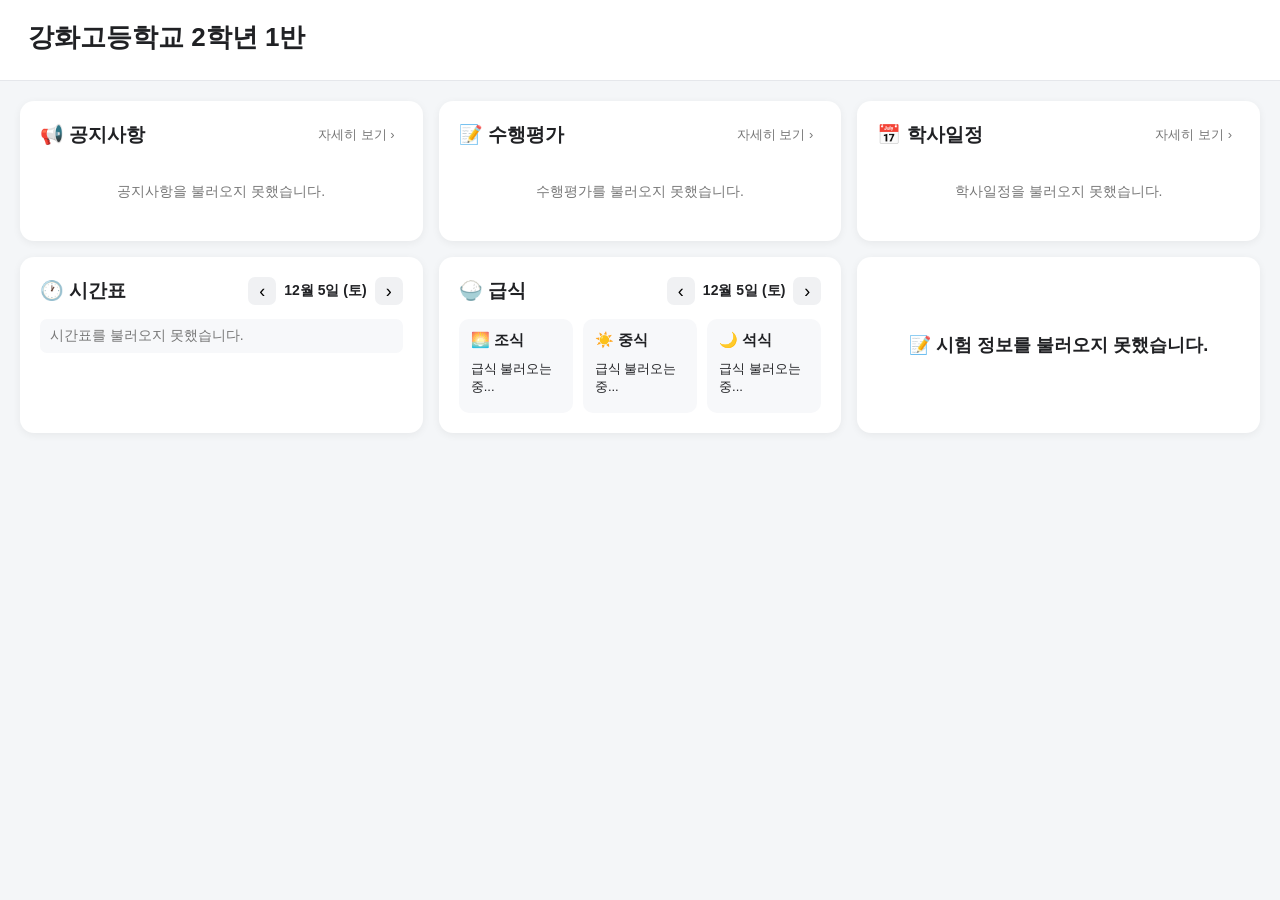
<file: index.html>
<!DOCTYPE html>
<html lang="ko">
<head>
    <meta charset="UTF-8">
    <meta name="viewport" content="width=device-width, initial-scale=1.0">
    <title>강화고등학교 · 2학년 1반</title>
    <link rel="stylesheet" href="style.css">
</head>

<body>

    <header class="header">
        <h1>강화고등학교 2학년 1반</h1>
    </header>


    <main class="dashboard">

        <!-- 공지사항 -->
        <section class="card announcements">

            <div class="card-title">
                <h2>📢 공지사항</h2>
                <button class="more-button">자세히 보기 ›</button>
            </div>

            <div class="list">
            </div>
        </section>


        <!-- 수행평가 -->
        <section class="card assessments">

            <div class="card-title">
                <h2>📝 수행평가</h2>
                <button class="more-button">자세히 보기 ›</button>
            </div>
            <div class="list">
                
            </div>
        </section>


        <!-- 학사일정 -->
        <section class="card calendar">

            <div class="card-title">
                <h2>📅 학사일정</h2>
                <button class="more-button">자세히 보기 ›</button>
            </div>

            <div class="calendar-list">
            </div>
        </section>


        <!-- 시간표 -->
        <section class="card timetable">

            <div class="card-title date-title">

                <h2>🕐 시간표</h2>

                <div class="date-selector">
                    <button>‹</button>
                    <span>9월 4일 (금)</span>
                    <button>›</button>
                </div>

            </div>

            <div class="timetable-list">

                <div>
                    <span>1교시</span>
                    <b>국어</b>
                </div>

                <div>
                    <span>2교시</span>
                    <b>수학</b>
                </div>

                <div>
                    <span>3교시</span>
                    <b>영어</b>
                </div>

                <div>
                    <span>4교시</span>
                    <b>경제</b>
                </div>

                <div>
                    <span>5교시</span>
                    <b>한국사</b>
                </div>

                <div>
                    <span>6교시</span>
                    <b>도시의 미래 탐구</b>
                </div>

                <div>
                    <span>7교시</span>
                    <b>체육</b>
                </div>

            </div>
        </section>


        <!-- 급식 -->
        <section class="card meals">

            <div class="card-title date-title">

                <h2>🍚 급식</h2>

                <div class="date-selector">
                    <button>‹</button>
                    <span>9월 4일 (금)</span>
                    <button>›</button>
                </div>

            </div>

            <div class="meal-grid">

                <div class="meal">
                    <h3>🌅 조식</h3>
                    <p>급식 불러오는 중...</p>
                </div>

                <div class="meal">
                    <h3>☀️ 중식</h3>
                    <p>급식 불러오는 중...</p>
                </div>

                <div class="meal">
                    <h3>🌙 석식</h3>
                    <p>급식 불러오는 중...</p>
                </div>

            </div>
        </section>


        <!-- 시험 D-Day -->
        <section class="card exam">
            <div class="dday">
                불러오는 중...
            </div>
        </section>

    </main>


    <!-- 상세정보 팝업 -->
    <div id="modal" class="modal hidden">

        <div class="modal-box">

            <button class="modal-close">×</button>

            <h2 id="modal-title"></h2>

            <div id="modal-content"></div>

        </div>

    </div>


    <script src="app.js"></script>

</body>
</html>
</file>
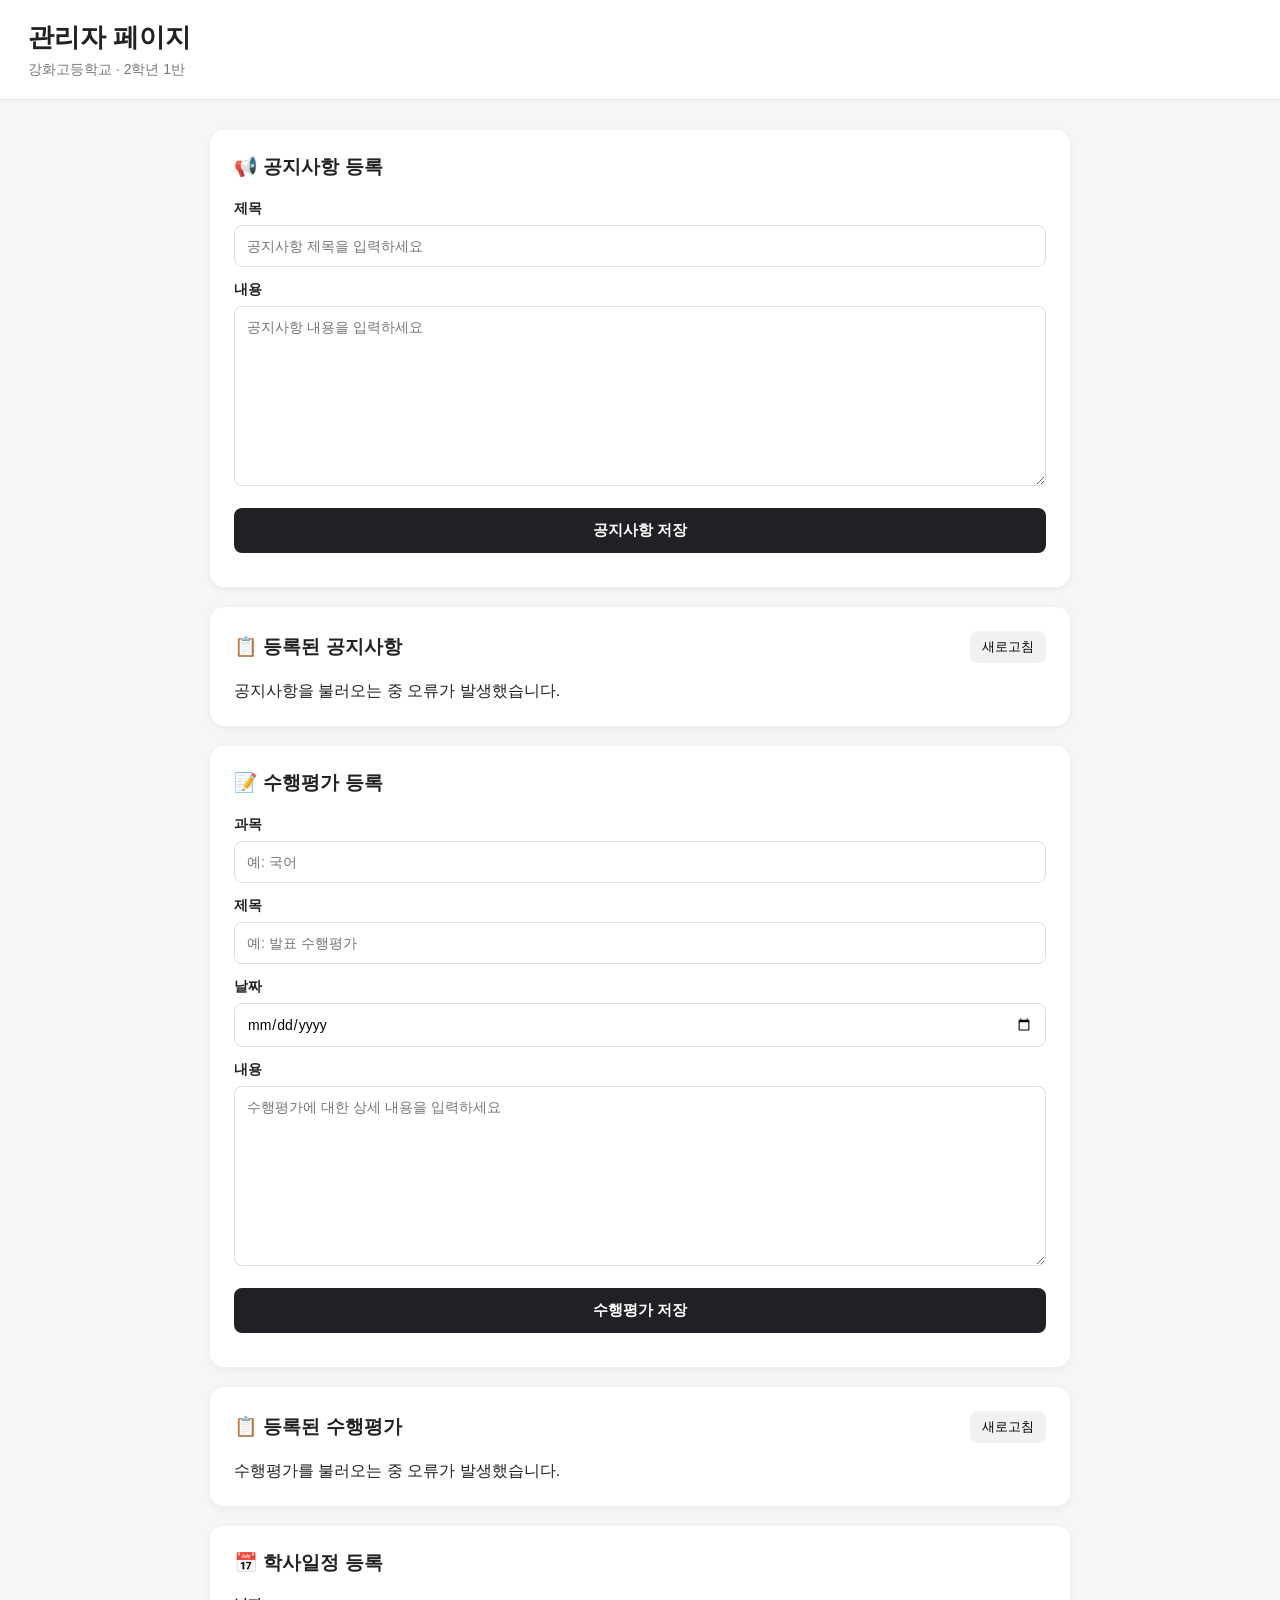
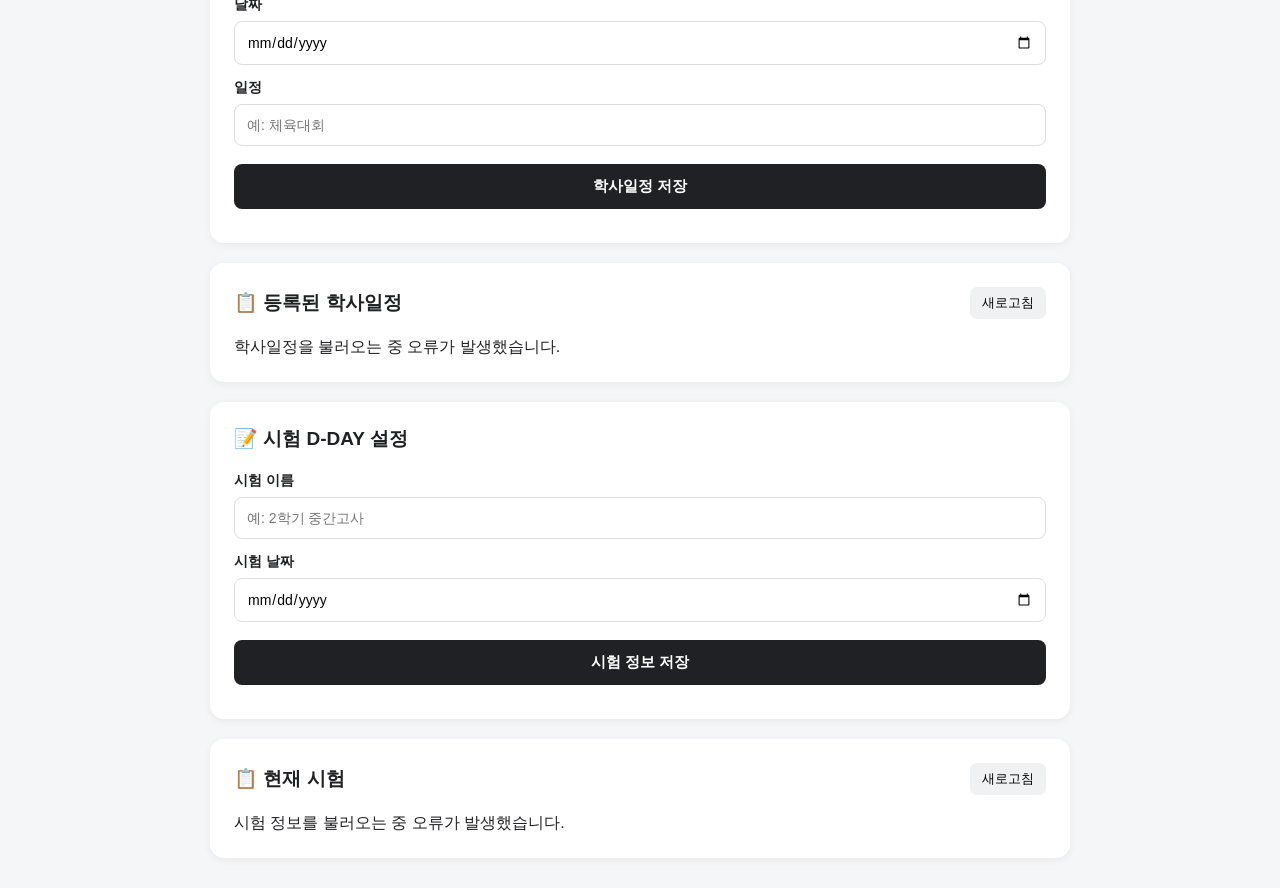
<file: admin.html>
<!DOCTYPE html>
<html lang="ko">
<head>
    <meta charset="UTF-8">
    <meta name="viewport" content="width=device-width, initial-scale=1.0">
    <title>관리자 페이지 · 강화고등학교 2학년 1반</title>
    <link rel="stylesheet" href="style.css">
</head>

<body>

    <header class="header">
        <h1>관리자 페이지</h1>
        <p>강화고등학교 · 2학년 1반</p>
    </header>


    <main class="admin-container">

        <!-- ==============================
             공지사항 등록
             ============================== -->

        <section class="admin-card">
            <h2>📢 공지사항 등록</h2>

            <label for="notice-title">제목</label>
            <input
                type="text"
                id="notice-title"
                placeholder="공지사항 제목을 입력하세요"
            >

            <label for="notice-content">내용</label>
            <textarea
                id="notice-content"
                placeholder="공지사항 내용을 입력하세요"
            ></textarea>

            <button id="notice-save-button" class="save-button">
                공지사항 저장
            </button>

            <p id="notice-message" class="admin-message"></p>
        </section>


        <!-- ==============================
             등록된 공지사항
             ============================== -->

        <section class="admin-card">

            <div class="admin-card-title">
                <h2>📋 등록된 공지사항</h2>

                <button
                    id="refresh-notices"
                    class="refresh-button"
                >
                    새로고침
                </button>
            </div>

            <div id="notice-list" class="admin-list">
                불러오는 중...
            </div>

        </section>


        <!-- ==============================
             수행평가 등록
             ============================== -->

        <section class="admin-card">

            <h2>📝 수행평가 등록</h2>

            <label for="assessment-subject">과목</label>
            <input
                type="text"
                id="assessment-subject"
                placeholder="예: 국어"
            >

            <label for="assessment-title">제목</label>
            <input
                type="text"
                id="assessment-title"
                placeholder="예: 발표 수행평가"
            >

            <label for="assessment-date">날짜</label>
            <input
                type="date"
                id="assessment-date"
            >

            <label for="assessment-content">내용</label>
            <textarea
                id="assessment-content"
                placeholder="수행평가에 대한 상세 내용을 입력하세요"
            ></textarea>

            <button
                id="assessment-save-button"
                class="save-button"
            >
                수행평가 저장
            </button>

            <p
                id="assessment-message"
                class="admin-message"
            ></p>

        </section>


        <!-- ==============================
             등록된 수행평가
             ============================== -->

        <section class="admin-card">

            <div class="admin-card-title">

                <h2>📋 등록된 수행평가</h2>

                <button
                    id="refresh-assessments"
                    class="refresh-button"
                >
                    새로고침
                </button>

            </div>

            <div
                id="assessment-list"
                class="admin-list"
            >
                불러오는 중...
            </div>

        </section>


        <!-- 학사일정 등록 -->
        <section class="admin-card">
    <h2>📅 학사일정 등록</h2>

    <label for="calendar-date">날짜</label>
    <input
        type="date"
        id="calendar-date"
    >

    <label for="calendar-title">일정</label>
    <input
        type="text"
        id="calendar-title"
        placeholder="예: 체육대회"
    >

    <button
        id="calendar-save-button"
        class="save-button"
    >
        학사일정 저장
    </button>

    <p
        id="calendar-message"
        class="admin-message"
    ></p>
        </section>


        <!-- 등록된 학사일정 -->
        <section class="admin-card">
    <div class="admin-card-title">
        <h2>📋 등록된 학사일정</h2>

        <button
            id="refresh-calendar"
            class="refresh-button"
        >
            새로고침
        </button>
    </div>

    <div
        id="calendar-list"
        class="admin-list"
    >
        불러오는 중...
    </div>
        </section>

        <!-- 시험 D-DAY 설정 -->
        <section class="admin-card">
    <h2>📝 시험 D-DAY 설정</h2>

    <label for="exam-name">시험 이름</label>
    <input
        type="text"
        id="exam-name"
        placeholder="예: 2학기 중간고사"
    >

    <label for="exam-date">시험 날짜</label>
    <input
        type="date"
        id="exam-date"
    >

    <button
        id="exam-save-button"
        class="save-button"
    >
        시험 정보 저장
    </button>

    <p
        id="exam-message"
        class="admin-message"
    ></p>
        </section>


        <!-- 현재 시험 정보 -->
        <section class="admin-card">
    <div class="admin-card-title">
        <h2>📋 현재 시험</h2>

        <button
            id="refresh-exam"
            class="refresh-button"
        >
            새로고침
        </button>
    </div>

    <div
        id="exam-info"
        class="admin-list"
    >
        불러오는 중...
    </div>
        </section>

    </main>


    <script src="admin.js"></script>

</body>
</html>
</file>
<file: style.css>
* {
    box-sizing: border-box;
}

body {
    margin: 0;
    background: #f4f6f8;
    color: #202124;
    font-family: Arial, "Noto Sans KR", sans-serif;
}

.header {
    background: white;
    padding: 20px 28px;
    border-bottom: 1px solid #e5e7eb;
}

.header h1 {
    margin: 0 0 5px;
    font-size: 26px;
}

.header p {
    margin: 0;
    color: #6b7280;
}

.dashboard {
    max-width: 1400px;
    margin: 20px auto;
    padding: 0 20px;

    display: grid;
    grid-template-columns: repeat(3, 1fr);
    gap: 16px;
}

.card {
    background: white;
    border-radius: 14px;
    padding: 20px;
    box-shadow: 0 2px 8px rgba(0, 0, 0, 0.06);
    min-width: 0;
}

.card-title {
    display: flex;
    align-items: center;
    justify-content: space-between;
    margin-bottom: 14px;
}

.more-button {
    border: none;
    background: transparent;

    padding: 5px 8px;
    margin: 0;

    color: #777;
    font-size: 13px;
    font-weight: 500;

    cursor: pointer;
    border-radius: 6px;

    white-space: nowrap;
}

.more-button:hover {
    background: #f3f4f6;
    color: #222;
}

.card-title h2 {
    margin: 0;
    font-size: 19px;
}

.date-title {
    flex-wrap: wrap;
    gap: 10px;
}

.list {
    display: flex;
    flex-direction: column;
}

.list-item {
    width: 100%;
    border: 0;
    border-bottom: 1px solid #eee;
    background: none;
    padding: 12px 4px;
    display: flex;
    justify-content: space-between;
    align-items: center;
    text-align: left;
    font-size: 15px;
    cursor: pointer;
}

.list-item:last-child {
    border-bottom: 0;
}

.list-item:hover {
    background: #f7f8fa;
}

.date-selector {
    display: flex;
    align-items: center;
    gap: 8px;
}

.date-selector button {
    width: 28px;
    height: 28px;
    border: 0;
    border-radius: 7px;
    background: #f0f1f3;
    cursor: pointer;
    font-size: 18px;
}

.date-selector span {
    font-size: 14px;
    font-weight: bold;
}

.timetable-list {
    display: flex;
    flex-direction: column;
    gap: 6px;
}

.timetable-list div {
    display: flex;
    justify-content: space-between;
    padding: 8px 10px;
    border-radius: 7px;
    background: #f7f8fa;
}

.timetable-list span {
    color: #777;
    font-size: 14px;
}

.meal-grid {
    display: grid;
    grid-template-columns: repeat(3, 1fr);
    gap: 10px;
}

.meal {
    padding: 12px;
    border-radius: 10px;
    background: #f7f8fa;
}

.meal h3 {
    margin: 0 0 10px;
    font-size: 15px;
}

.meal p {
    margin: 5px 0;
    font-size: 13px;
}

.calendar-list {
    display: flex;
    flex-direction: column;
    gap: 8px;
}

.calendar-item {
    display: flex;
    gap: 18px;
    padding: 9px 10px;
    background: #f7f8fa;
    border-radius: 8px;
}

.calendar-item b {
    width: 45px;
}

.exam {
    display: flex;
    align-items: center;
    justify-content: center;
}

.dday {
    font-size: 18px;
    font-weight: bold;
}

.dday strong {
    font-size: 24px;
    margin-left: 5px;
}

.modal {
    position: fixed;
    inset: 0;
    background: rgba(0, 0, 0, 0.45);

    display: flex;
    align-items: center;
    justify-content: center;

    padding: 20px;
}

.modal.hidden {
    display: none;
}

.modal-box {
    position: relative;
    width: min(600px, 100%);
    height: auto;
    min-height: 0;
    max-height: 80vh;
    overflow-y: auto;

    background: white;
    border-radius: 16px;
    padding: 28px;
}

.modal-close {
    position: absolute;
    right: 15px;
    top: 10px;

    border: 0;
    background: none;
    font-size: 28px;
    cursor: pointer;
}

#modal-title {
    margin-top: 0;
}

#modal-content {
    line-height: 1.7;
}


/* 모바일 */
@media (max-width: 700px) {

    .header {
        padding: 18px;
    }

    .header h1 {
        font-size: 22px;
    }

    .dashboard {
        grid-template-columns: 1fr;
        padding: 0 12px;
        margin: 12px auto;
        gap: 12px;
    }

    .card {
        padding: 16px;
    }

    .meal-grid {
        grid-template-columns: 1fr;
    }
}

/* ==============================
   관리자 페이지
   ============================== */

.admin-container {
    max-width: 900px;
    margin: 30px auto;
    padding: 0 20px;

    display: flex;
    flex-direction: column;
    gap: 20px;
}

.header p {
    margin: 6px 0 0;
    color: #777;
    font-size: 14px;
}

.admin-card {
    background: white;
    border-radius: 14px;
    padding: 24px;
    box-shadow: 0 2px 8px rgba(0, 0, 0, 0.06);
}

.admin-card h2 {
    margin: 0 0 20px;
    font-size: 19px;
}

.admin-card label {
    display: block;
    margin: 14px 0 7px;
    font-size: 14px;
    font-weight: bold;
}

.admin-card input,
.admin-card textarea {
    width: 100%;
    border: 1px solid #ddd;
    border-radius: 8px;
    padding: 12px;
    font-family: inherit;
    font-size: 14px;
    outline: none;
}

.admin-card input:focus,
.admin-card textarea:focus {
    border-color: #999;
}

.admin-card textarea {
    min-height: 180px;
    resize: vertical;
}

.save-button {
    width: 100%;
    margin-top: 18px;
    padding: 13px;
    border: 0;
    border-radius: 8px;
    background: #202124;
    color: white;
    font-size: 15px;
    font-weight: bold;
    cursor: pointer;
}

.save-button:hover {
    opacity: 0.85;
}

.admin-message {
    margin: 10px 0 0;
    font-size: 14px;
}

.admin-card-title {
    display: flex;
    align-items: center;
    justify-content: space-between;
}

.admin-card-title h2 {
    margin-bottom: 0;
}

.refresh-button {
    border: 0;
    background: #f0f1f3;
    padding: 7px 12px;
    border-radius: 7px;
    cursor: pointer;
}

.admin-list {
    margin-top: 18px;
}

.admin-list-item {
    padding: 15px 0;
    border-bottom: 1px solid #eee;
}

.admin-list-item:last-child {
    border-bottom: 0;
}

.admin-list-item strong {
    font-size: 15px;
}

.admin-list-item p {
    margin: 7px 0 0;
    color: #666;
    font-size: 14px;
    line-height: 1.6;
    white-space: pre-wrap;
}

@media (max-width: 700px) {
    .admin-container {
        margin: 15px auto;
        padding: 0 12px;
    }

    .admin-card {
        padding: 18px;
    }
}

.empty-message {
    padding: 20px 4px;
    color: #777;
    font-size: 14px;
    text-align: center;
}

.all-announcement {
    margin: 0;
    padding: 15px 0;
    border-bottom: 1px solid #eee;
}

.all-announcement:first-child {
    padding-top: 0;
}

.all-announcement:last-child {
    padding-bottom: 0;
    border-bottom: 0;
}

.all-announcement h3 {
    margin: 0 0 6px;
    padding: 0;
    font-size: 16px;
}

.all-announcement p {
    margin: 0;
    padding: 0;
    color: #555;
    line-height: 1.4;
    white-space: pre-wrap;
}
</file>
